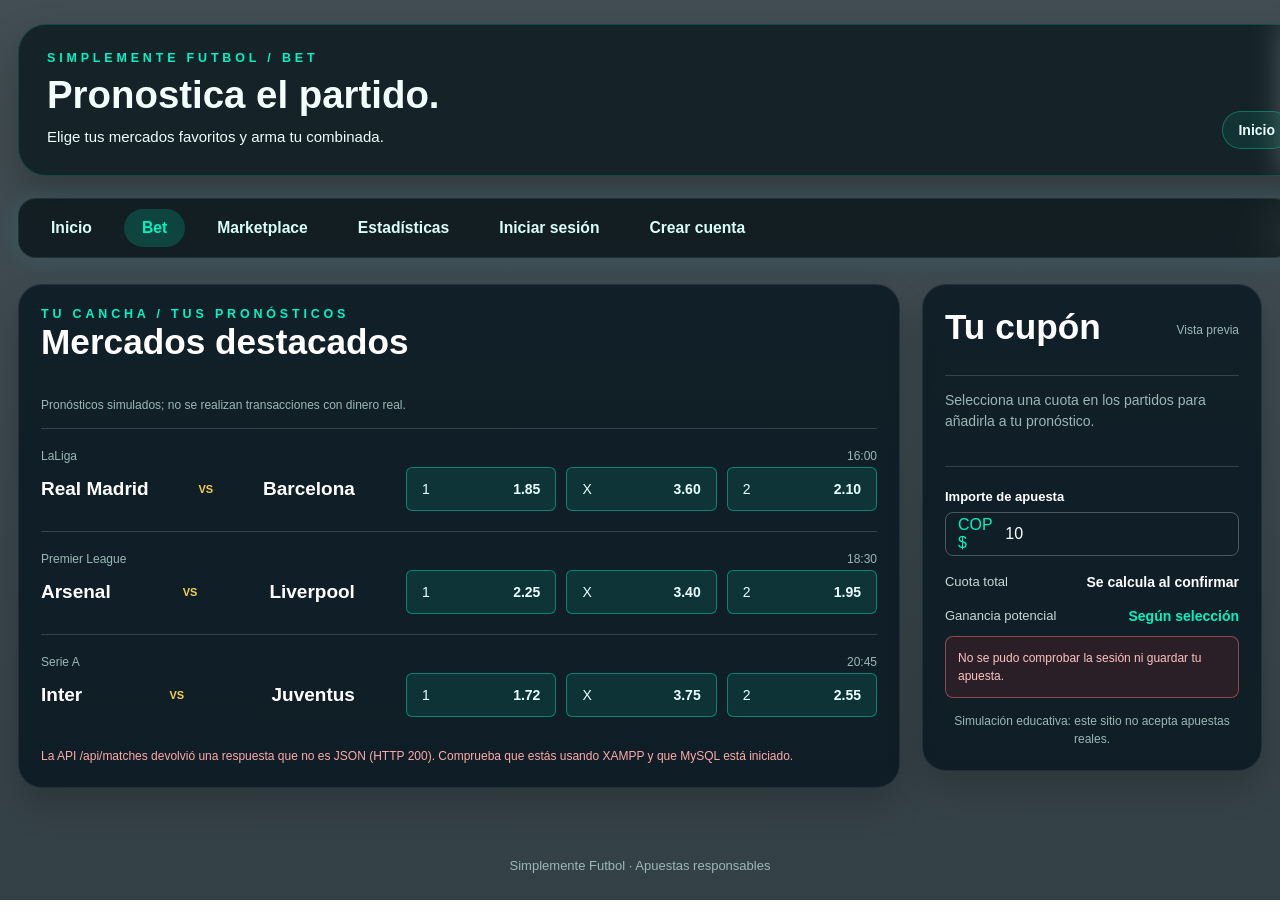
<file: html/Bet.html>
<!DOCTYPE html>
<html lang="es">

<head>
    <meta charset="UTF-8">
    <meta name="viewport" content="width=device-width, initial-scale=1.0">
    <title>Bet | Simplemente Futbol</title>
    <link rel="stylesheet" href="../css/styles.css">
    <link rel="stylesheet" href="../css/bet.css">
    <script src="../JS/api.js" defer></script>
    <script src="../JS/bet.js" defer></script>
</head>

<body class="bet-page">
    <div class="bet-shell">
        <header class="bet-header">
            <div>
                <p class="eyebrow">SIMPLEMENTE FUTBOL / BET</p>
                <h1>Pronostica el partido.</h1>
                <p class="bet-intro">Elige tus mercados favoritos y arma tu combinada.</p>
            </div>
            <a class="back-link" href="./index.html">Inicio</a>
        </header>

        <nav class="bet-nav" aria-label="Navegación principal">
            <a href="./index.html">Inicio</a>
            <a class="active" href="./Bet.html" aria-current="page">Bet</a>
            <a href="./Marketplace.html">Marketplace</a>
            <a href="./Estadistica.html">Estadísticas</a>
            <a href="./login.html">Iniciar sesión</a>
            <a href="./signup.html">Crear cuenta</a>
        </nav>

        <main class="bet-layout" id="partidos">
            <section class="matches-panel" aria-labelledby="matches-title">
                <div class="section-heading">
                    <div>
                        <p class="eyebrow">TU CANCHA / TUS PRONÓSTICOS</p>
                        <h2 id="matches-title">Mercados destacados</h2>
                    </div>
                    <button class="add-match-toggle" id="toggle-match-form" type="button" aria-expanded="false" aria-controls="add-match-form" hidden>+ Agregar partido</button>
                </div>
                <p class="demo-note">Pronósticos simulados; no se realizan transacciones con dinero real.</p>
                <form class="add-match-panel" id="add-match-form" hidden>
                    <div class="add-match-heading">
                        <div>
                            <p class="eyebrow">ARMA TU ENCUENTRO</p>
                            <h3>Agregar partido personalizado</h3>
                        </div>
                        <button class="close-match-form" id="close-match-form" type="button" aria-label="Cerrar formulario">×</button>
                    </div>
                    <div class="match-form-grid">
                        <label>Competición
                            <input name="competition" type="text" maxlength="40" placeholder="Ej. Liga local" required>
                        </label>
                        <label>Fecha y hora
                            <input name="kickoff" type="datetime-local" required>
                        </label>
                        <label>Equipo local
                            <input name="homeTeam" type="text" maxlength="40" placeholder="Equipo local" required>
                        </label>
                        <label>Equipo visitante
                            <input name="awayTeam" type="text" maxlength="40" placeholder="Equipo visitante" required>
                        </label>
                        <label>Cuota local
                            <input name="homeOdds" type="number" min="1.01" max="1000" step="0.01" placeholder="2.00" required>
                        </label>
                        <label>Cuota empate
                            <input name="drawOdds" type="number" min="1.01" max="1000" step="0.01" placeholder="3.00" required>
                        </label>
                        <label>Cuota visitante
                            <input name="awayOdds" type="number" min="1.01" max="1000" step="0.01" placeholder="2.50" required>
                        </label>
                    </div>
                    <div class="match-form-actions">
                        <p>Solo el administrador puede guardar partidos en la base de datos.</p>
                        <button class="add-match-submit" type="submit">Guardar partido</button>
                    </div>
                </form>
                <article class="match-card">
                    <div class="match-meta"><span>LaLiga</span><span>16:00</span></div>
                    <div class="teams"><strong>Real Madrid</strong><span>VS</span><strong>Barcelona</strong></div>
                    <div class="market-grid">
                        <input id="madrid" name="madrid-barca" type="radio"><label class="odd-button"
                            for="madrid"><span>1</span><strong>1.85</strong></label>
                        <input id="empate-madrid" name="madrid-barca" type="radio"><label class="odd-button"
                            for="empate-madrid"><span>X</span><strong>3.60</strong></label>
                        <input id="barca" name="madrid-barca" type="radio"><label class="odd-button"
                            for="barca"><span>2</span><strong>2.10</strong></label>
                    </div>
                </article>
                <article class="match-card">
                    <div class="match-meta"><span>Premier League</span><span>18:30</span></div>
                    <div class="teams"><strong>Arsenal</strong><span>VS</span><strong>Liverpool</strong></div>
                    <div class="market-grid">
                        <input id="arsenal" name="arsenal-liverpool" type="radio"><label class="odd-button"
                            for="arsenal"><span>1</span><strong>2.25</strong></label>
                        <input id="empate-arsenal" name="arsenal-liverpool" type="radio"><label class="odd-button"
                            for="empate-arsenal"><span>X</span><strong>3.40</strong></label>
                        <input id="liverpool" name="arsenal-liverpool" type="radio"><label class="odd-button"
                            for="liverpool"><span>2</span><strong>1.95</strong></label>
                    </div>
                </article>
                <article class="match-card">
                    <div class="match-meta"><span>Serie A</span><span>20:45</span></div>
                    <div class="teams"><strong>Inter</strong><span>VS</span><strong>Juventus</strong></div>
                    <div class="market-grid">
                        <input id="inter" name="inter-juventus" type="radio"><label class="odd-button"
                            for="inter"><span>1</span><strong>1.72</strong></label>
                        <input id="empate-inter" name="inter-juventus" type="radio"><label class="odd-button"
                            for="empate-inter"><span>X</span><strong>3.75</strong></label>
                        <input id="juventus" name="inter-juventus" type="radio"><label class="odd-button"
                            for="juventus"><span>2</span><strong>2.55</strong></label>
                    </div>
                </article>
                <div id="custom-matches" aria-live="polite"></div>
                <p class="match-feedback" id="match-feedback" role="status" aria-live="polite"></p>
            </section>

            <aside class="bet-slip" aria-labelledby="slip-title">
                <div class="slip-heading">
                    <h2 id="slip-title">Tu cupón</h2><span>Vista previa</span>
                </div>
                <div class="slip-selections">
                    <p class="empty-slip">Selecciona una cuota en los partidos para añadirla a tu pronóstico.</p>
                </div>
                <label class="stake-label" for="stake">Importe de apuesta</label>
                <div class="stake-input"><span>COP $</span><input id="stake" type="number" min="1" max="1000000000" step="1" value="10" required>
                </div>
                <div class="slip-total"><span>Cuota total</span><strong>Se calcula al confirmar</strong></div>
                <div class="slip-total potential"><span>Ganancia potencial</span><strong>Según selección</strong></div>
                <button class="place-bet" id="place-bet" type="button" hidden>Guardar apuesta simulada</button>
                <p class="bet-login-required" id="bet-login-required" hidden>
                    Inicia sesión para guardar tu apuesta simulada.
                    <a href="./login.html">Iniciar sesión</a>
                </p>
                <p class="bet-feedback" id="bet-feedback" role="status" aria-live="polite" aria-atomic="true"></p>
                <p class="bet-disclaimer">Simulación educativa: este sitio no acepta apuestas reales.</p>
            </aside>
        </main>

        <footer class="site-footer bet-footer">
            <p>Simplemente Futbol · Apuestas responsables</p>
        </footer>
    </div>
</body>

</html>
</file>
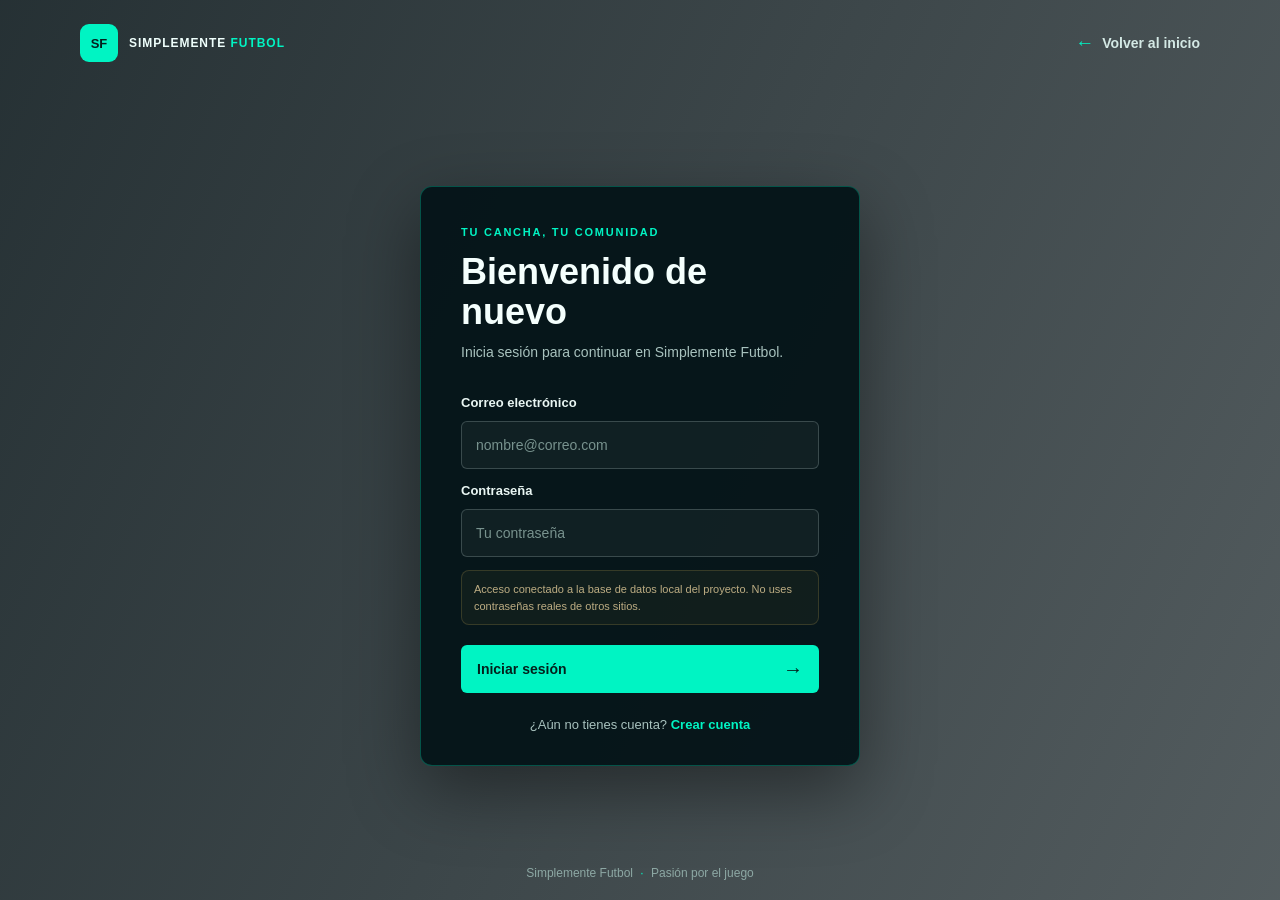
<file: html/login.html>
<!DOCTYPE html>
<html lang="es">

<head>
	<meta charset="UTF-8">
	<meta name="viewport" content="width=device-width, initial-scale=1.0">
	<meta name="theme-color" content="#06191d">
	<title>Iniciar sesión | Simplemente Futbol</title>
	<link rel="stylesheet" href="../css/styles.css">
	<link rel="stylesheet" href="../css/auth.css">
	<script src="../JS/api.js" defer></script>
	<script src="../JS/auth.js" defer></script>
</head>

<body class="auth-page">
	<header class="auth-topbar">
		<a class="auth-brand" href="./index.html" aria-label="Simplemente Futbol, inicio">
			<span class="brand-mark" aria-hidden="true">SF</span>
			<span>SIMPLEMENTE <strong>FUTBOL</strong></span>
		</a>
		<a class="auth-back" href="./index.html"><span aria-hidden="true">←</span> Volver al inicio</a>
	</header>

	<main class="auth-main">
		<section class="auth-panel" aria-labelledby="auth-title">
			<p class="auth-eyebrow">TU CANCHA, TU COMUNIDAD</p>
			<h1 id="auth-title">Bienvenido de nuevo</h1>
			<p class="auth-description">Inicia sesión para continuar en Simplemente Futbol.</p>

			<form class="auth-form" data-auth-form="login">
				<label for="login-email">Correo electrónico</label>
				<input id="login-email" name="email" type="email" autocomplete="email" maxlength="254"
					placeholder="nombre@correo.com" required>

				<label for="login-password">Contraseña</label>
				<input id="login-password" name="password" type="password" autocomplete="current-password"
					minlength="10" placeholder="Tu contraseña" required>

				<p class="auth-demo-note">Acceso conectado a la base de datos local del proyecto. No uses contraseñas reales de otros sitios.</p>
				<p class="auth-status" data-auth-status aria-live="polite"></p>
				<button class="auth-submit" type="submit">Iniciar sesión <span aria-hidden="true">→</span></button>
			</form>

			<p class="auth-switch">¿Aún no tienes cuenta? <a href="./signup.html">Crear cuenta</a></p>
		</section>
	</main>

	<div class="auth-success-overlay" data-success-overlay hidden role="status" aria-live="assertive" aria-atomic="true">
		<div class="auth-success-card">
			<div class="success-checkmark" aria-hidden="true">
				<svg viewBox="0 0 72 72" focusable="false">
					<circle class="success-check-circle" cx="36" cy="36" r="32"></circle>
					<path class="success-check-path" d="M20 37l10 10 22-23"></path>
				</svg>
			</div>
			<h2 data-success-title>¡Inicio de sesión correcto!</h2>
			<p data-success-message>Validación completada.</p>
		</div>
	</div>

	<footer class="auth-footer">Simplemente Futbol <span>·</span> Pasión por el juego</footer>
</body>

</html>
</file>
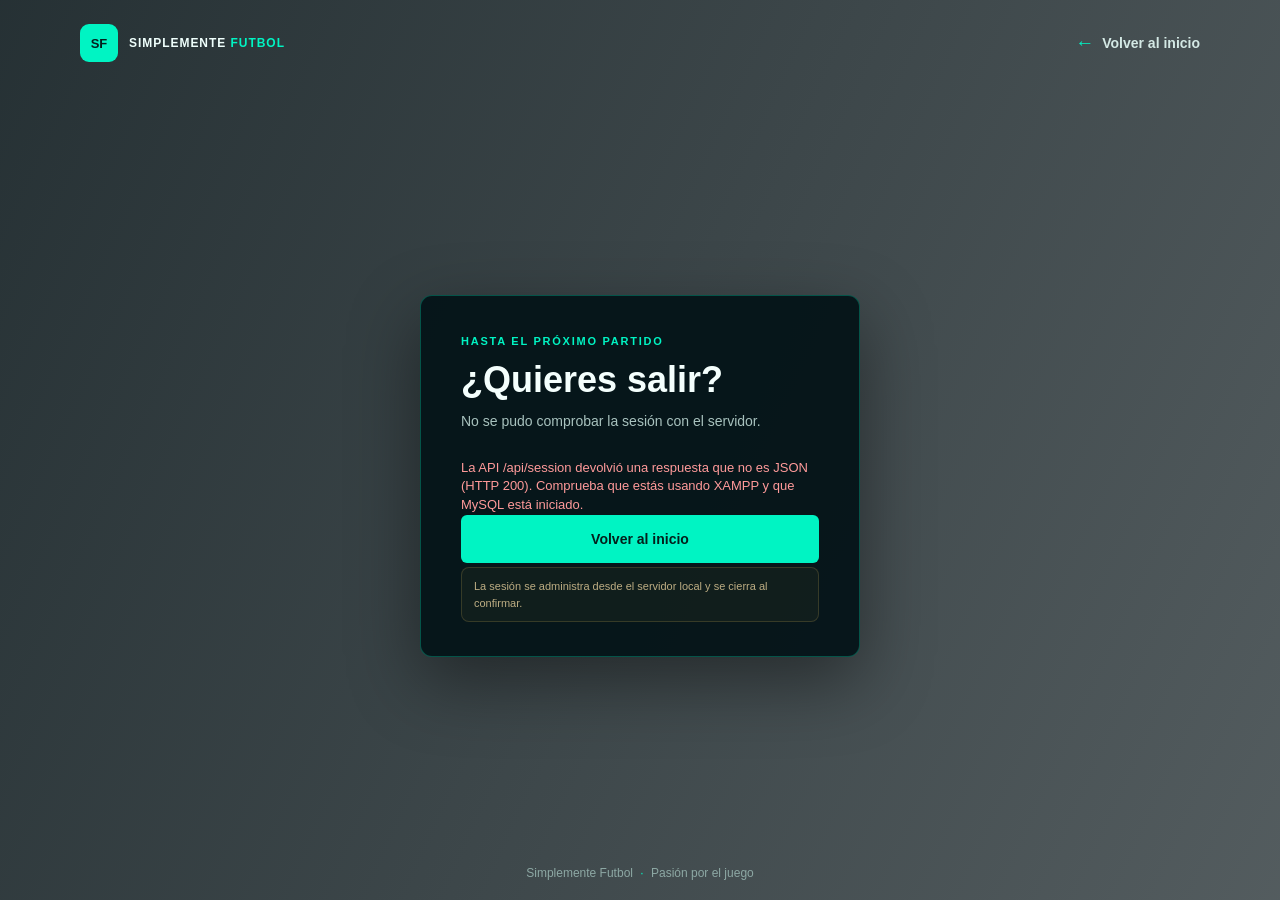
<file: html/logout.html>
<!DOCTYPE html>
<html lang="es">

<head>
    <meta charset="UTF-8">
    <meta name="viewport" content="width=device-width, initial-scale=1.0">
    <meta name="theme-color" content="#06191d">
    <title>Cerrar sesión | Simplemente Futbol</title>
    <link rel="stylesheet" href="../css/styles.css">
    <link rel="stylesheet" href="../css/auth.css">
    <script src="../JS/api.js" defer></script>
    <script src="../JS/auth.js" defer></script>
</head>

<body class="auth-page">
    <header class="auth-topbar">
        <a class="auth-brand" href="./index.html" aria-label="Simplemente Futbol, inicio">
            <span class="brand-mark" aria-hidden="true">SF</span>
            <span>SIMPLEMENTE <strong>FUTBOL</strong></span>
        </a>
        <a class="auth-back" href="./index.html"><span aria-hidden="true">←</span> Volver al inicio</a>
    </header>

    <main class="auth-main">
        <section class="auth-panel logout-panel" aria-labelledby="logout-title">
            <p class="auth-eyebrow">HASTA EL PRÓXIMO PARTIDO</p>
            <h1 id="logout-title">¿Quieres salir?</h1>
            <p class="auth-description" id="logout-description">Comprobando la sesión del servidor...</p>
            <p class="auth-status" id="logout-status" aria-live="polite"></p>
            <div class="logout-actions" id="logout-actions">
                <button class="auth-submit" id="confirm-logout" type="button">Cerrar sesión <span aria-hidden="true">→</span></button>
                <a class="logout-cancel" href="./index.html">Cancelar y volver al inicio</a>
            </div>
            <a class="logout-home-link" id="logout-home-link" href="./index.html" hidden>Volver al inicio</a>
            <p class="auth-demo-note">La sesión se administra desde el servidor local y se cierra al confirmar.</p>
        </section>
    </main>

    <footer class="auth-footer">Simplemente Futbol <span>·</span> Pasión por el juego</footer>
</body>

</html>
</file>
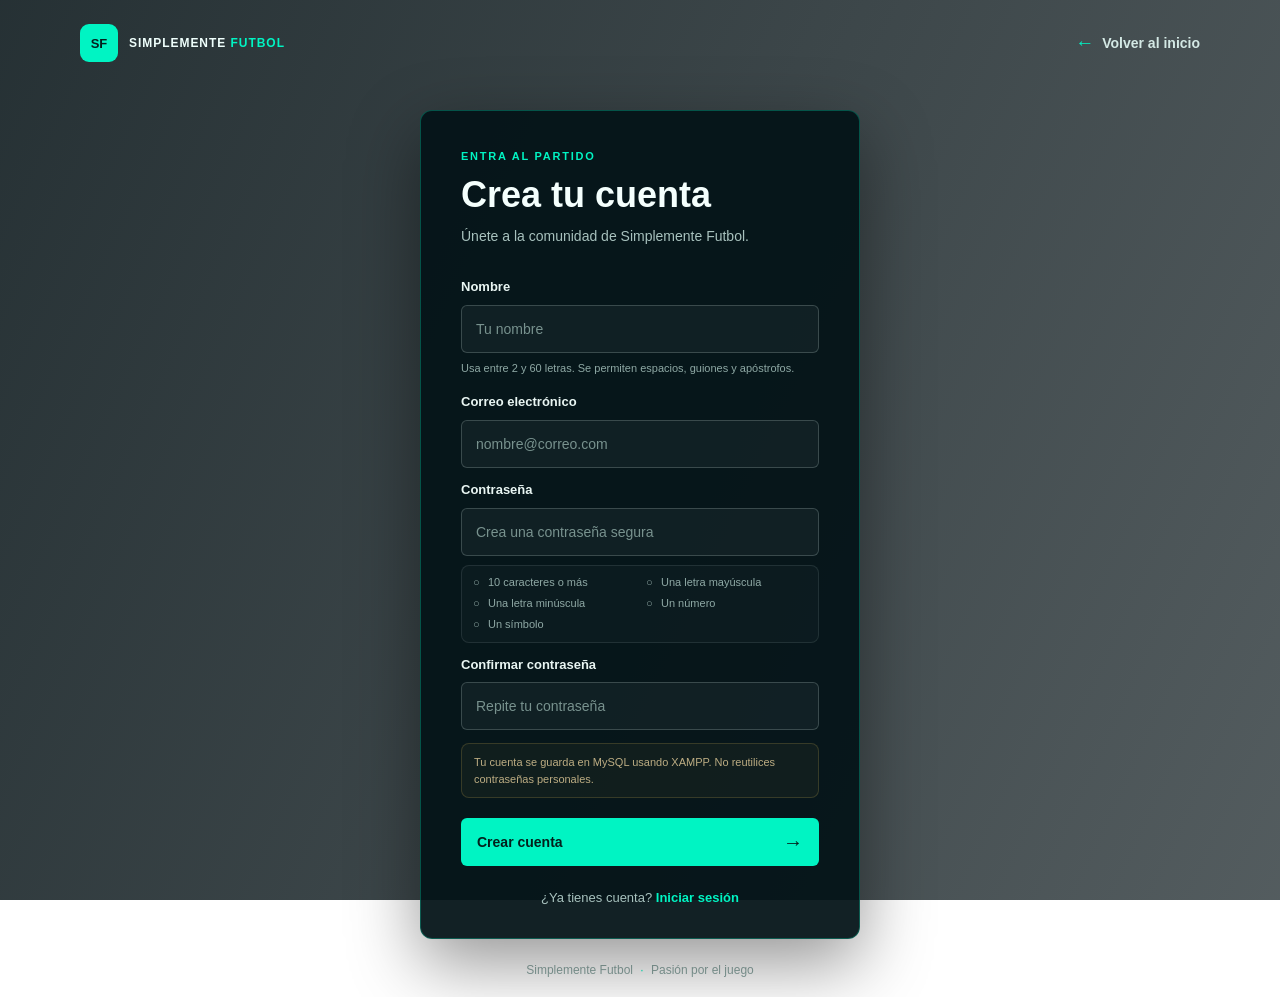
<file: html/signup.html>
<!DOCTYPE html>
<html lang="es">

<head>
	<meta charset="UTF-8">
	<meta name="viewport" content="width=device-width, initial-scale=1.0">
	<meta name="theme-color" content="#06191d">
	<title>Crear cuenta | Simplemente Futbol</title>
	<link rel="stylesheet" href="../css/styles.css">
	<link rel="stylesheet" href="../css/auth.css">
	<script src="../JS/api.js" defer></script>
	<script src="../JS/auth.js" defer></script>
</head>

<body class="auth-page">
	<header class="auth-topbar">
		<a class="auth-brand" href="./index.html" aria-label="Simplemente Futbol, inicio">
			<span class="brand-mark" aria-hidden="true">SF</span>
			<span>SIMPLEMENTE <strong>FUTBOL</strong></span>
		</a>
		<a class="auth-back" href="./index.html"><span aria-hidden="true">←</span> Volver al inicio</a>
	</header>

	<main class="auth-main">
		<section class="auth-panel" aria-labelledby="auth-title">
			<p class="auth-eyebrow">ENTRA AL PARTIDO</p>
			<h1 id="auth-title">Crea tu cuenta</h1>
			<p class="auth-description">Únete a la comunidad de Simplemente Futbol.</p>

			<form class="auth-form" data-auth-form="signup">
				<label for="signup-name">Nombre</label>
				<input id="signup-name" name="name" type="text" autocomplete="name" minlength="2" maxlength="60"
					placeholder="Tu nombre" aria-describedby="signup-name-help" required>
				<p class="auth-help" id="signup-name-help">Usa entre 2 y 60 letras. Se permiten espacios, guiones y apóstrofos.</p>

				<label for="signup-email">Correo electrónico</label>
				<input id="signup-email" name="email" type="email" autocomplete="email" maxlength="254" placeholder="nombre@correo.com"
					required>

				<label for="signup-password">Contraseña</label>
				<input id="signup-password" name="password" type="password" autocomplete="new-password" minlength="10" maxlength="256"
					placeholder="Crea una contraseña segura" aria-describedby="password-rules" required>
				<ul class="password-rules" id="password-rules" aria-label="Requisitos de la contraseña">
					<li data-rule="length">10 caracteres o más</li>
					<li data-rule="upper">Una letra mayúscula</li>
					<li data-rule="lower">Una letra minúscula</li>
					<li data-rule="number">Un número</li>
					<li data-rule="symbol">Un símbolo</li>
				</ul>

				<label for="signup-confirm">Confirmar contraseña</label>
				<input id="signup-confirm" name="confirm-password" type="password" autocomplete="new-password"
					minlength="10" placeholder="Repite tu contraseña" required>

				<p class="auth-demo-note">Tu cuenta se guarda en MySQL usando XAMPP. No reutilices contraseñas personales.</p>
				<p class="auth-status" data-auth-status aria-live="polite"></p>
				<button class="auth-submit" type="submit">Crear cuenta <span aria-hidden="true">→</span></button>
			</form>

			<p class="auth-switch">¿Ya tienes cuenta? <a href="./login.html">Iniciar sesión</a></p>
		</section>
	</main>

	<div class="auth-success-overlay" data-success-overlay hidden role="status" aria-live="assertive" aria-atomic="true">
		<div class="auth-success-card">
			<div class="success-checkmark" aria-hidden="true">
				<svg viewBox="0 0 72 72" focusable="false">
					<circle class="success-check-circle" cx="36" cy="36" r="32"></circle>
					<path class="success-check-path" d="M20 37l10 10 22-23"></path>
				</svg>
			</div>
			<h2 data-success-title>¡Registro correcto!</h2>
			<p data-success-message>Tu cuenta se creó correctamente.</p>
		</div>
	</div>

	<footer class="auth-footer">Simplemente Futbol <span>·</span> Pasión por el juego</footer>
</body>

</html>
</file>
<file: css/styles.css>
p {
  color: rgb(0, 0, 0);
  font-family: italic;
  font-size: 30px;
  align-items: center;
}

h1 {
  color: #00F4C3;
  font-size: 70px;
  text-align: center;
}

h2 {
  color: #00F4C3;
  font-size: 70px;
  text-align: center;
}

h3 {
  color: #00F4C3;
  font-size: 70px;
  text-align: center;
}

nav {
  background-color: #00f4c3;
  padding: 35px 40px;
  border-radius: 60px;
  backdrop-filter: blur(20px);
  display: flex;
  gap: 40px;
  box-shadow: 0 0 25px rgba(0, 255, 255, 0.1);
}

nav a {
  position: relative;
  color: #000000;
  text-decoration: none;
  font-size: 30px;
  font-weight: 300;
}

nav a:hover {
  color: #000000;
}

nav a::after {
  content: '';
  position: absolute;
  left: 0;
  bottom: 0;
  width: 100%;
  height: 5px;
  background: linear-gradient(90deg, #000000, #0000);
  transform: scaleX(0);
  transform-origin: right;
  transition: transform 0.3s ease;
}

nav a:hover::after {
  transform: scaleX(1);
  transform-origin: left;
}
   body {
            background-image: url("https://images.unsplash.com/photo-1486286701208-1d58e9338013?q=80&w=870&auto=format&fit=crop&ixlib=rb-4.1.0&ixid=M3wxMjA3fDB8MHxwaG90by1wYWdlfHx8fGVufDB8fHx8fA%3D%3D");
            background-size: cover;       
            background-repeat: no-repeat; 
            background-position: center;  
            background-attachment: fixed;   
            height: 100vh;   
            border-radius: 35px;    
            box-shadow: 0 0 25px rgba(255, 255, 255, 0.8);
        }
section {
  display: flex;
  width: 600px;
  height: 430px;
  gap: 5px;
}        
section img {
  width: 0px;
  flex-grow: 1;
  object-fit: cover;
  opacity: .8;
  transition: .5s ease;
  object-position: center;
}
section img:hover {
  cursor: crosshair;
  width: 300px;
  opacity: 1;
  filter: contrast(120%);
}

.home-page {
  height: auto;
  min-height: 100vh;
  margin: 0;
  padding: 1px 0 24px;
  border-radius: 0;
  box-shadow: none;
  background-image: linear-gradient(rgba(7, 22, 30, 0.76), rgba(7, 22, 30, 0.82)),
    url("https://images.unsplash.com/photo-1522778119026-d647f0596c20?auto=format&fit=crop&w=1800&q=85");
  background-size: cover;
  background-repeat: no-repeat;
  background-position: center;
  background-attachment: fixed;
  color: #edfdfc;
  font-family: Arial, sans-serif;
}

.home-page > center:first-of-type {
  display: block;
  box-sizing: border-box;
  width: min(1320px, calc(100% - 36px));
  margin: 24px auto 0;
  padding: 26px 28px;
  border: 1px solid rgba(0, 244, 195, 0.18);
  border-radius: 28px;
  background: rgba(5, 20, 26, 0.72);
  box-shadow: 0 18px 40px rgba(0, 0, 0, 0.22);
  backdrop-filter: blur(14px);
  text-align: left;
}

.home-page h1 {
  margin: 0;
  color: #f3fffd;
  font-size: 3rem;
  line-height: 1.1;
  text-align: left;
}

.home-page nav {
  box-sizing: border-box;
  width: min(1320px, calc(100% - 36px));
  margin: 22px auto 26px;
  padding: 10px 14px;
  display: flex;
  flex-wrap: wrap;
  gap: 8px;
  border: 1px solid rgba(255, 255, 255, 0.08);
  border-radius: 18px;
  background: rgba(4, 17, 21, 0.75);
  box-shadow: none;
  backdrop-filter: blur(14px);
}

.home-page nav a {
  padding: 10px 18px;
  border-radius: 999px;
  color: #d9fdf7;
  font-size: 0.98rem;
  font-weight: 600;
  text-decoration: none;
  transition: background 0.2s ease, color 0.2s ease;
}

.home-page nav a::after {
  content: none;
}

.home-page nav a:hover {
  background: rgba(0, 244, 195, 0.18);
  color: #00f4c3;
}

.home-page > p {
  box-sizing: border-box;
  width: min(1320px, calc(100% - 36px));
  margin: 0 auto 22px;
  padding: 22px 24px;
  border: 1px solid rgba(255, 255, 255, 0.08);
  border-radius: 18px;
  background: rgba(7, 22, 30, 0.8);
  color: #edfdfc;
  font: 16px/1.7 Arial, sans-serif;
}

.home-page > center:last-of-type {
  display: block;
}

.home-page section {
  box-sizing: border-box;
  width: min(1320px, calc(100% - 36px));
  height: 380px;
  margin: 0 auto;
  gap: 8px;
  overflow: hidden;
  border: 1px solid rgba(255, 255, 255, 0.08);
  border-radius: 18px;
  box-shadow: 0 18px 35px rgba(0, 0, 0, 0.22);
}

.home-page section img {
  flex: 1 1 0;
  min-width: 0;
  width: auto;
  opacity: 0.82;
  transition: flex 0.4s ease, opacity 0.3s ease;
}

.home-page section img:hover {
  flex: 2.4 1 0;
  width: auto;
  opacity: 1;
}

.home-page .bet-footer {
  width: min(1320px, calc(100% - 36px));
  margin: 22px auto 0;
  padding: 12px 0;
}

.home-page .bet-footer p {
  color: #9bb8b6;
  font: 13px Arial, sans-serif;
}

@media (max-width: 640px) {
  .home-page > center:first-of-type {
    padding: 22px;
  }

  .home-page h1 {
    font-size: 2rem;
  }

  .home-page nav {
    gap: 4px;
  }

  .home-page nav a {
    padding: 9px 12px;
    font-size: 0.9rem;
  }

  .home-page > p {
    padding: 18px;
  }

  .home-page section {
    height: auto;
    display: grid;
    grid-template-columns: repeat(2, minmax(0, 1fr));
  }

  .home-page section img,
  .home-page section img:hover {
    width: 100%;
    height: auto;
    aspect-ratio: 4 / 3;
    flex: initial;
    opacity: 1;
  }
}

.bet-footer {
    margin-top: 10px;
    text-align: center;
}

.bet-footer p {
    margin: 0;
    color: #9bb8b6;
    font: 13px Arial, sans-serif;
}

.media-page {
  background-image: linear-gradient(rgba(7, 22, 30, 0.7), rgba(7, 22, 30, 0.8)),
    url("https://images.unsplash.com/photo-1522778119026-d647f0596c20?auto=format&fit=crop&w=1600&q=80");
  background-size: cover;
  background-repeat: no-repeat;
  background-position: center;
  background-attachment: fixed;
  color: #edfdfc;
  min-height: 100vh;
}

.media-shell {
  max-width: 1320px;
  margin: 0 auto;
  padding: 28px 18px 40px;
}

.media-header {
  display: flex;
  align-items: flex-end;
  justify-content: space-between;
  gap: 20px;
  background: rgba(5, 20, 26, 0.72);
  border: 1px solid rgba(0, 244, 195, 0.18);
  border-radius: 28px;
  padding: 26px 28px;
  box-shadow: 0 18px 40px rgba(0, 0, 0, 0.22);
  backdrop-filter: blur(14px);
}

.media-header h1 {
  margin: 6px 0 0;
  font-size: clamp(2.2rem, 3vw, 3rem);
  text-align: left;
}

.eyebrow {
  margin: 0;
  font-size: 0.78rem;
  letter-spacing: 0.24rem;
  text-transform: uppercase;
  color: #00f4c3;
}

.back-link {
  display: inline-flex;
  align-items: center;
  justify-content: center;
  padding: 12px 20px;
  border-radius: 999px;
  background: #00f4c3;
  color: #041d23;
  text-decoration: none;
  font-weight: 700;
  transition: transform 0.2s ease, box-shadow 0.2s ease;
}

.back-link:hover {
  transform: translateY(-1px);
  box-shadow: 0 10px 20px rgba(0, 244, 195, 0.28);
}

.media-nav {
  display: flex;
  gap: 14px;
  flex-wrap: wrap;
  margin: 22px 0 26px;
  background: rgba(4, 17, 21, 0.75);
  border: 1px solid rgba(255, 255, 255, 0.08);
  border-radius: 18px;
  padding: 10px 14px;
}

.media-nav a {
  color: #d9fdf7;
  text-decoration: none;
  padding: 10px 18px;
  border-radius: 999px;
  font-size: 0.98rem;
  font-weight: 600;
  transition: background 0.2s ease, color 0.2s ease;
}

.media-nav a.active,
.media-nav a:hover {
  background: rgba(0, 244, 195, 0.18);
  color: #00f4c3;
}

.media-layout {
  display: grid;
  grid-template-columns: 260px minmax(0, 1fr) 280px;
  gap: 22px;
  align-items: start;
}

.media-sidebar,
.media-feed {
  display: flex;
  flex-direction: column;
  gap: 22px;
}

.media-panel {
  background: rgba(7, 22, 30, 0.8);
  border: 1px solid rgba(255, 255, 255, 0.08);
  border-radius: 24px;
  box-shadow: 0 18px 35px rgba(0, 0, 0, 0.2);
  overflow: hidden;
}

.profile-card .profile-cover {
  height: 92px;
  background: linear-gradient(135deg, rgba(0, 244, 195, 0.7), rgba(20, 108, 136, 0.7));
}

.profile-main {
  padding: 0 18px 8px;
  margin-top: -28px;
}

.profile-main h2 {
  margin: 14px 0 4px;
  font-size: 1.4rem;
  text-align: left;
  color: #f7fffe;
}

.profile-main p {
  margin: 0;
  color: #9ab7b4;
  font-size: 0.9rem;
}

.avatar {
  display: inline-flex;
  align-items: center;
  justify-content: center;
  width: 42px;
  height: 42px;
  border-radius: 50%;
  background: linear-gradient(135deg, #00f4c3, #0f90a6);
  color: #062023;
  font-weight: 800;
  box-shadow: 0 6px 15px rgba(0, 244, 195, 0.25);
}

.avatar.large {
  width: 70px;
  height: 70px;
  font-size: 1.1rem;
}

.profile-stats {
  display: grid;
  grid-template-columns: repeat(3, 1fr);
  gap: 10px;
  padding: 14px 18px 18px;
  border-top: 1px solid rgba(255, 255, 255, 0.06);
}

.profile-stats div {
  display: flex;
  flex-direction: column;
  gap: 4px;
  text-align: center;
}

.profile-stats strong {
  font-size: 1.1rem;
  color: #00f4c3;
}

.profile-stats span {
  font-size: 0.72rem;
  color: #a7c7c4;
}

.shortcuts-panel,
.trending-panel,
.contacts-panel {
  padding: 18px 18px 14px;
}

.shortcuts-panel h3,
.trending-panel h3,
.contacts-panel h3 {
  margin: 0 0 14px;
  color: #f1fffe;
  font-size: 1.05rem;
  text-align: left;
}

.shortcuts-panel ul,
.trending-panel ul {
  list-style: none;
  margin: 0;
  padding: 0;
  display: flex;
  flex-direction: column;
  gap: 12px;
}

.shortcuts-panel li,
.trending-panel li {
  display: flex;
  justify-content: space-between;
  align-items: center;
  gap: 12px;
  padding: 10px 12px;
  border-radius: 12px;
  background: rgba(255, 255, 255, 0.03);
  color: #ebfffd;
}

.shortcuts-panel li {
  justify-content: flex-start;
}

.trending-panel li {
  flex-direction: column;
  align-items: flex-start;
}

.trending-panel small {
  color: #9ab7b4;
}

.composer {
  padding: 18px;
}

.composer-head {
  display: flex;
  align-items: center;
  gap: 12px;
  margin-bottom: 12px;
  color: #dffef9;
  font-weight: 600;
}

.composer textarea {
  width: 100%;
  background: rgba(255, 255, 255, 0.04);
  border: 1px solid rgba(255, 255, 255, 0.08);
  border-radius: 18px;
  padding: 14px 16px;
  resize: vertical;
  font: inherit;
  color: #f1fffe;
}

.composer textarea::placeholder {
  color: #9ab7b4;
}

.composer-actions {
  display: flex;
  justify-content: flex-end;
  gap: 10px;
  margin-top: 14px;
  flex-wrap: wrap;
}

.composer-actions button,
.post-actions button,
.mini-button {
  border: 0;
  border-radius: 999px;
  background: rgba(255, 255, 255, 0.06);
  color: #eefffb;
  padding: 9px 14px;
  font: inherit;
  cursor: pointer;
}

.composer-actions .primary {
  background: #00f4c3;
  color: #031c20;
  font-weight: 700;
}

.stories-row {
  display: grid;
  grid-template-columns: repeat(4, minmax(0, 1fr));
  gap: 14px;
}

.story-card {
  background: rgba(7, 22, 30, 0.72);
  border: 1px solid rgba(255, 255, 255, 0.07);
  border-radius: 18px;
  overflow: hidden;
  box-shadow: 0 10px 25px rgba(0, 0, 0, 0.18);
}

.story-image {
  height: 120px;
  background-size: cover;
  background-position: center;
}

.story-one { background-image: url("https://images.unsplash.com/photo-1521412644187-c49fa049e84d?auto=format&fit=crop&w=800&q=80"); }
.story-two { background-image: url("https://images.unsplash.com/photo-1547347298-4074fc3086f0?auto=format&fit=crop&w=800&q=80"); }
.story-three { background-image: url("https://images.unsplash.com/photo-1574629810360-7efbbe195018?auto=format&fit=crop&w=800&q=80"); }
.story-four { background-image: url("https://images.unsplash.com/photo-1553778263-73a83bab9b0c?auto=format&fit=crop&w=800&q=80"); }

.story-card span {
  display: block;
  text-align: center;
  padding: 10px 8px 12px;
  color: #eefffb;
  font-weight: 600;
}

.post-card {
  padding: 18px;
}

.post-header {
  display: flex;
  justify-content: space-between;
  align-items: center;
  gap: 12px;
  margin-bottom: 12px;
}

.post-author {
  display: flex;
  align-items: center;
  gap: 12px;
}

.post-author h3 {
  margin: 0;
  font-size: 1.02rem;
  color: #f1fffd;
  text-align: left;
}

.post-author span {
  color: #9ab7b4;
  font-size: 0.8rem;
}

.post-text {
  margin: 0 0 14px;
  color: #edfdfc;
  line-height: 1.6;
}

.post-image {
  display: block;
  width: 100%;
  height: 340px;
  object-fit: cover;
  border-radius: 18px;
  border: 1px solid rgba(255, 255, 255, 0.08);
}

.post-stats {
  display: flex;
  gap: 16px;
  flex-wrap: wrap;
  padding-top: 14px;
  color: #9ab7b4;
  font-size: 0.82rem;
}

.post-actions {
  display: flex;
  gap: 10px;
  flex-wrap: wrap;
  padding-top: 14px;
  margin-top: 10px;
  border-top: 1px solid rgba(255, 255, 255, 0.06);
}

.comments-box {
  margin-top: 14px;
  display: flex;
  flex-direction: column;
  gap: 10px;
}

.comment {
  background: rgba(255, 255, 255, 0.03);
  border-radius: 12px;
  padding: 10px 12px;
}

.comment-user {
  display: inline-block;
  margin-bottom: 4px;
  color: #00f4c3;
  font-weight: 700;
}

.comment p {
  margin: 0;
  color: #d8f9f5;
  line-height: 1.5;
}

.contact-item {
  display: flex;
  align-items: center;
  gap: 10px;
  padding: 8px 0;
  color: #effefb;
}

.status {
  width: 10px;
  height: 10px;
  border-radius: 50%;
  display: inline-block;
}

.status.online { background: #2de6a0; }
.status.away { background: #ffd166; }
.status.offline { background: #909ea1; }

@media (max-width: 1100px) {
  .media-layout {
    grid-template-columns: 240px 1fr;
  }

  .right-panel {
    grid-column: 1 / -1;
  }
}

@media (max-width: 820px) {
  .media-layout {
    grid-template-columns: 1fr;
  }

  .media-header {
    flex-direction: column;
    align-items: flex-start;
  }

  .stories-row {
    grid-template-columns: repeat(2, minmax(0, 1fr));
  }
}

@media (max-width: 520px) {
  .media-shell {
    padding: 18px 12px 28px;
  }

  .media-header,
  .media-panel,
  .media-nav {
    border-radius: 18px;
  }

  .composer-actions {
    justify-content: stretch;
  }

  .composer-actions button {
    flex: 1 1 140px;
  }

  .post-image {
    height: 220px;
  }

  .stories-row {
    grid-template-columns: 1fr;
  }
}
</file>
<file: css/bet.css>
/* Estilos de la página de apuestas */
.bet-page {
    min-height: 100vh;
    height: auto;
    margin: 0;
    border-radius: 0;
    box-shadow: none;
    background-image: linear-gradient(rgba(7, 22, 30, 0.76), rgba(7, 22, 30, 0.82)),
        url("https://images.unsplash.com/photo-1522778119026-d647f0596c20?auto=format&fit=crop&w=1800&q=85");
    background-size: cover;
    background-repeat: no-repeat;
    background-position: center;
    background-attachment: fixed;
    color: #edfdfc;
    font-family: Arial, sans-serif;
}

.bet-shell {
    max-width: 1320px;
    margin: 0 auto;
    padding: 24px 18px 42px;
}

.bet-header,
.bet-layout,
.bet-nav {
    width: 100%;
}

.bet-header {
    display: flex;
    align-items: end;
    justify-content: space-between;
    gap: 16px;
    border: 1px solid rgba(0, 244, 195, 0.18);
    border-radius: 28px;
    padding: 26px 28px;
    background: rgba(5, 20, 26, 0.72);
    box-shadow: 0 18px 40px rgba(0, 0, 0, 0.22);
    backdrop-filter: blur(14px);
}

.bet-header h1 {
    margin: 8px 0 0;
    text-align: left;
    font-size: clamp(2.4rem, 3vw, 3.2rem);
    line-height: 1.1;
    color: #f3fffd;
}

.eyebrow {
    margin: 0;
    color: #00f4c3;
    font: 700 0.78rem/1.2 Arial, sans-serif;
    letter-spacing: 0.24rem;
    text-transform: uppercase;
}

.bet-intro {
    margin: 10px 0 0;
    color: #edfdfc;
    font: 15px/1.5 Arial, sans-serif;
}

.back-link {
    color: #ebfffb;
    border: 1px solid rgba(0, 244, 195, 0.32);
    border-radius: 999px;
    padding: 10px 15px;
    background: rgba(0, 244, 195, 0.08);
    text-decoration: none;
    font: 700 14px Arial, sans-serif;
    white-space: nowrap;
}

.back-link:hover {
    color: #00f4c3;
    background: rgba(0, 244, 195, 0.18);
}

.bet-nav {
    display: flex;
    flex-wrap: wrap;
    gap: 14px;
    margin: 22px 0 26px;
    padding: 10px 14px;
    border: 1px solid rgba(255, 255, 255, 0.08);
    border-radius: 18px;
    background: rgba(4, 17, 21, 0.75);
}

.bet-nav a {
    padding: 10px 18px;
    border-radius: 999px;
    color: #d9fdf7;
    font: 600 0.98rem Arial, sans-serif;
    text-decoration: none;
    transition: background 0.2s ease, color 0.2s ease;
}

.bet-nav a:hover,
.bet-nav a.active {
    background: rgba(0, 244, 195, 0.18);
    color: #00f4c3;
}

.bet-layout {
    display: grid;
    grid-template-columns: minmax(0, 1.7fr) 340px;
    gap: 22px;
    align-items: start;
    padding-bottom: 70px;
}

.matches-panel,
.bet-slip {
    border: 1px solid rgba(255, 255, 255, 0.08);
    background: rgba(7, 22, 30, 0.8);
    border-radius: 24px;
    padding: 22px;
    box-shadow: 0 18px 35px rgba(0, 0, 0, 0.18);
}
.matches-panel {
    display: block;
    width: auto;
    height: auto;
}

.section-heading,
.slip-heading {
    display: flex;
    align-items: center;
    justify-content: space-between;
    gap: 16px;
}

.section-heading h2,
.slip-heading h2 {
    margin: 0 0 22px;
    color: #fff;
    font: 700 clamp(1.5rem, 3vw, 2.2rem) Arial, sans-serif;
    text-align: left;
}

.section-heading {
    margin-bottom: 12px;
}

.add-match-toggle,
.add-match-submit {
    border: 1px solid rgba(0, 244, 195, .38);
    border-radius: 999px;
    background: #00f4c3;
    color: #041d23;
    padding: 11px 16px;
    cursor: pointer;
    font: 700 13px Arial, sans-serif;
}

.add-match-toggle:hover,
.add-match-submit:hover {
    background: #8dffe6;
}

.demo-note,
.bet-disclaimer,
.match-form-actions p,
.match-feedback,
.bet-feedback,
.bet-login-required {
    color: #9bb8b6;
    font: 12px/1.5 Arial, sans-serif;
}

.add-match-toggle[hidden],
.place-bet[hidden],
.bet-login-required[hidden] {
    display: none;
}

.demo-note {
    margin: 0 0 14px;
}

.add-match-panel {
    margin: 0 0 18px;
    padding: 18px;
    border: 1px solid rgba(0, 244, 195, .22);
    border-radius: 16px;
    background: rgba(0, 244, 195, .045);
}

.add-match-panel[hidden] {
    display: none;
}

.add-match-heading,
.match-form-actions {
    display: flex;
    align-items: center;
    justify-content: space-between;
    gap: 12px;
}

.add-match-heading h3 {
    margin: 6px 0 16px;
    color: #f3fffd;
    font: 700 1.15rem Arial, sans-serif;
    text-align: left;
}

.close-match-form {
    align-self: flex-start;
    border: 0;
    background: transparent;
    color: #9bb8b6;
    cursor: pointer;
    font-size: 24px;
}

.match-form-grid {
    display: grid;
    grid-template-columns: repeat(2, minmax(0, 1fr));
    gap: 12px;
}

.match-form-grid label {
    display: grid;
    gap: 7px;
    color: #c6d8d6;
    font: 700 12px Arial, sans-serif;
}

.match-form-grid input {
    box-sizing: border-box;
    width: 100%;
    min-width: 0;
    min-height: 42px;
    border: 1px solid rgba(255, 255, 255, .13);
    border-radius: 8px;
    outline: 0;
    background: rgba(3, 15, 20, .8);
    color: #edfdfc;
    padding: 0 10px;
    font: 13px Arial, sans-serif;
}

.match-form-grid input:focus {
    border-color: #00f4c3;
}

.match-form-actions {
    margin-top: 16px;
}

.match-form-actions p {
    margin: 0;
}

.custom-match-card {
    position: relative;
}

.delete-custom-match {
    grid-column: 1 / -1;
    justify-self: start;
    border: 0;
    background: transparent;
    color: #9bb8b6;
    padding: 0;
    cursor: pointer;
    font: 12px Arial, sans-serif;
}

.delete-custom-match:hover {
    color: #ff9a9a;
}

.match-feedback {
    min-height: 1.5em;
    margin: 10px 0 0;
    color: #00f4c3;
}

.match-feedback[data-state="error"] {
    color: #ffaaaa;
}

.bet-login-required {
    margin: 14px 0 0;
    padding: 12px;
    border: 1px solid rgba(0, 244, 195, .25);
    border-radius: 8px;
    background: rgba(0, 244, 195, .07);
}

.bet-login-required a {
    color: #00f4c3;
    font-weight: 700;
}

.bet-feedback {
    min-height: 1.5em;
    margin: 12px 0 0;
    border-radius: 8px;
}

.bet-feedback:not(:empty) {
    padding: 12px;
    border: 1px solid rgba(0, 244, 195, .28);
    background: rgba(0, 244, 195, .08);
    color: #c8fff4;
}

.bet-feedback[data-state="error"] {
    border-color: rgba(255, 125, 125, .45);
    background: rgba(150, 35, 35, .2);
    color: #ffc2c2;
}

.bet-feedback[data-state="pending"] {
    border-color: rgba(244, 212, 77, .4);
    background: rgba(244, 212, 77, .08);
    color: #fff0a6;
}

.bet-disclaimer {
    margin: 14px 0 0;
    text-align: center;
}

.live-dot {
    color: #00f4c3;
    font: 700 11px Arial, sans-serif;
    letter-spacing: .08em;
}

.match-card {
    display: grid;
    grid-template-columns: minmax(220px, .8fr) minmax(300px, 1.2fr);
    column-gap: clamp(20px, 4vw, 52px);
    align-items: center;
    border-top: 1px solid rgba(255, 255, 255, .16);
    padding: 20px 0;
}

.match-meta,
.slip-total {
    display: flex;
    justify-content: space-between;
    color: #9bb8b6;
    font: 12px Arial, sans-serif;
}

.match-meta {
    grid-column: 1 / -1;
    margin-bottom: 4px;
}

.teams {
    display: flex;
    align-items: center;
    justify-content: space-between;
    gap: 14px;
    margin: 0;
    color: #fff;
    font: 700 19px Arial, sans-serif;
}

.teams strong:first-child {
    text-align: left;
}

.teams strong:last-child {
    text-align: right;
}

.teams span {
    flex: 0 0 auto;
    color: #f4d44d;
    font-size: 11px;
}

.market-grid {
    display: grid;
    grid-template-columns: repeat(3, minmax(82px, 1fr));
    gap: 10px;
}

.market-grid input {
    position: absolute;
    opacity: 0;
    pointer-events: none;
}

.odd-button {
    display: flex;
    align-items: center;
    justify-content: space-between;
    cursor: pointer;
    min-height: 44px;
    box-sizing: border-box;
    border: 1px solid rgba(0, 244, 195, .42);
    border-radius: 6px;
    background: rgba(0, 244, 195, .1);
    color: #eafffd;
    padding: 13px 15px;
    font: 14px Arial, sans-serif;
    transition: .2s ease;
}

.odd-button:hover,
.market-grid input:checked+.odd-button {
    color: #001713;
    background: #00f4c3;
    border-color: #00f4c3;
    transform: translateY(-2px);
}

.slip-heading h2 {
    margin-bottom: 6px;
}

.slip-heading span {
    color: #9bb8b6;
    font: 12px Arial, sans-serif;
}

.slip-selections {
    min-height: 90px;
    margin: 22px 0;
    border-top: 1px solid rgba(255, 255, 255, .16);
    border-bottom: 1px solid rgba(255, 255, 255, .16);
}

.empty-slip {
    color: #9bb8b6;
    font: 14px/1.5 Arial, sans-serif;
}

.slip-selection {
    display: flex;
    align-items: center;
    justify-content: space-between;
    gap: 12px;
    padding: 14px 0;
    border-bottom: 1px solid rgba(255, 255, 255, .12);
}

.slip-selection:last-child {
    border-bottom: 0;
}

.selection-info {
    display: grid;
    gap: 4px;
    color: #fff;
    font: 700 13px/1.3 Arial, sans-serif;
}

.selection-info small {
    color: #9bb8b6;
    font-size: 11px;
    font-weight: 400;
}

.selection-odd {
    flex: 0 0 auto;
    color: #00f4c3;
    font: 700 14px Arial, sans-serif;
}

.remove-selection {
    flex: 0 0 auto;
    border: 0;
    background: transparent;
    color: #9bb8b6;
    cursor: pointer;
    font: 700 16px Arial, sans-serif;
    line-height: 1;
}

.remove-selection:hover {
    color: #fff;
}

.stake-label {
    display: block;
    margin-bottom: 8px;
    color: #fff;
    font: 700 13px Arial, sans-serif;
}

.stake-input {
    display: flex;
    align-items: center;
    gap: 8px;
    border: 1px solid rgba(255, 255, 255, .25);
    border-radius: 8px;
    padding: 0 12px;
    color: #00f4c3;
}

.stake-input input {
    width: 100%;
    border: 0;
    outline: 0;
    background: transparent;
    color: #fff;
    padding: 12px 0;
    font: 16px Arial, sans-serif;
}

.slip-total {
    margin-top: 18px;
    color: #c6d8d6;
    font-size: 13px;
}

.slip-total strong {
    color: #fff;
    font-size: 14px;
    text-align: right;
}

.slip-total.potential strong {
    color: #00f4c3;
}

.place-bet {
    display: block;
    width: 100%;
    box-sizing: border-box;
    margin-top: 24px;
    border: 0;
    border-radius: 8px;
    cursor: pointer;
    padding: 15px;
    background: #00f4c3;
    color: #001713;
    text-align: center;
    font: 700 14px Arial, sans-serif;
}

.place-bet:disabled {
    cursor: wait;
    opacity: .7;
}

.bet-footer {
    margin-top: 0;
    text-align: center;
}

.bet-footer p {
    margin: 0;
    color: #9bb8b6;
    font: 13px Arial, sans-serif;
}

@media (max-width: 800px) {
    .bet-header {
        align-items: start;
        flex-direction: column;
    }

    .bet-layout {
        grid-template-columns: 1fr;
    }

    .match-card {
        grid-template-columns: 1fr;
        gap: 16px;
    }

    .market-grid {
        grid-column: 1;
    }
}

@media (max-width: 520px) {
    .bet-shell {
        padding: 18px 12px 32px;
    }

    .bet-header {
        padding: 22px;
    }

    .bet-layout {
        grid-template-columns: minmax(0, 1fr);
    }

    .bet-nav {
        overflow-x: auto;
        flex-wrap: nowrap;
        gap: 4px;
    }

    .bet-nav a {
        white-space: nowrap;
    }

    .teams {
        font-size: 15px;
    }

    .odd-button {
        padding: 12px 10px;
    }

    .match-form-grid {
        grid-template-columns: 1fr;
    }

    .match-form-actions {
        align-items: flex-start;
        flex-direction: column;
    }
}
</file>
<file: css/auth.css>
.auth-page {
    display: flex;
    min-height: 100vh;
    min-height: 100svh;
    height: auto;
    margin: 0;
    border-radius: 0;
    box-shadow: none;
    background-image: linear-gradient(115deg, rgba(2, 15, 19, .86), rgba(2, 15, 19, .68)),
        url("https://images.unsplash.com/photo-1522778119026-d647f0596c20?auto=format&fit=crop&w=1800&q=85");
    background-size: cover;
    background-repeat: no-repeat;
    background-position: center;
    background-attachment: fixed;
    color: #effffc;
    flex-direction: column;
    font-family: Arial, sans-serif;
}

.auth-topbar {
    display: flex;
    width: min(1120px, calc(100% - 48px));
    align-items: center;
    justify-content: space-between;
    gap: 20px;
    margin: 0 auto;
    padding: 24px 0;
}

.auth-brand {
    display: inline-flex;
    align-items: center;
    gap: 11px;
    color: #effffc;
    font-size: 12px;
    font-weight: 700;
    letter-spacing: .08em;
    text-decoration: none;
}

.auth-brand strong {
    color: #00f4c3;
}

.brand-mark {
    display: grid;
    width: 38px;
    aspect-ratio: 1;
    place-items: center;
    border-radius: 9px;
    background: #00f4c3;
    color: #04201e;
    font-size: 13px;
    letter-spacing: 0;
}

.auth-back {
    display: inline-flex;
    align-items: center;
    gap: 8px;
    color: #d4e9e5;
    font-size: 14px;
    font-weight: 600;
    text-decoration: none;
    transition: color .18s ease;
}

.auth-back:hover,
.auth-back:focus-visible {
    color: #00f4c3;
}

.auth-back span {
    color: #00f4c3;
    font-size: 19px;
}

.auth-main {
    display: grid;
    flex: 1;
    place-items: center;
    padding: 24px;
}

.auth-panel {
    display: block;
    width: min(100%, 440px);
    max-width: 100%;
    min-width: 0;
    height: auto;
    box-sizing: border-box;
    padding: 38px 40px 30px;
    border: 1px solid rgba(0, 244, 195, .28);
    border-radius: 12px;
    background: rgba(4, 20, 24, .94);
    box-shadow: 0 24px 70px rgba(0, 0, 0, .42);
    animation: auth-arrive .45s ease-out both;
}

.auth-eyebrow {
    margin: 0 0 12px;
    color: #00f4c3;
    font: 700 11px/1.3 Arial, sans-serif;
    letter-spacing: .16em;
}

.auth-panel h1 {
    margin: 0;
    color: #f4fffd;
    font: 700 36px/1.12 Arial, sans-serif;
    text-align: left;
}

.auth-description {
    margin: 10px 0 27px;
    color: #a8c2be;
    font: 14px/1.5 Arial, sans-serif;
}

.auth-form {
    display: grid;
    gap: 9px;
}

.auth-form label {
    margin-top: 5px;
    color: #e9f6f3;
    font: 700 13px/1.3 Arial, sans-serif;
}

.auth-form input {
    width: 100%;
    min-height: 48px;
    box-sizing: border-box;
    border: 1px solid rgba(219, 245, 240, .2);
    border-radius: 6px;
    outline: 0;
    background: rgba(255, 255, 255, .045);
    color: #f4fffd;
    padding: 0 14px;
    font: 14px Arial, sans-serif;
    transition: border-color .18s ease, box-shadow .18s ease, background .18s ease;
}

.auth-form input::placeholder {
    color: #78928e;
}

.auth-form input:focus {
    border-color: #00f4c3;
    background: rgba(0, 244, 195, .045);
    box-shadow: 0 0 0 3px rgba(0, 244, 195, .12);
}

.auth-help,
.auth-demo-note {
    margin: -2px 0 4px;
    color: #8fa9a5;
    font: 11px/1.5 Arial, sans-serif;
}

.auth-demo-note {
    margin: 4px 0;
    padding: 10px 12px;
    border: 1px solid rgba(255, 209, 102, .16);
    border-radius: 8px;
    background: rgba(255, 209, 102, .045);
    color: #bdad83;
}

.password-rules {
    display: grid;
    grid-template-columns: repeat(2, minmax(0, 1fr));
    gap: 5px 12px;
    margin: 0;
    padding: 9px 11px;
    list-style: none;
    border: 1px solid rgba(219, 245, 240, .1);
    border-radius: 8px;
    background: rgba(255, 255, 255, .025);
}

.password-rules li {
    position: relative;
    padding-left: 15px;
    color: #8fa9a5;
    font: 11px/1.45 Arial, sans-serif;
}

.password-rules li::before {
    position: absolute;
    left: 0;
    color: #8fa9a5;
    content: "○";
}

.password-rules li.met {
    color: #00f4c3;
}

.password-rules li.met::before {
    color: #00f4c3;
    content: "✓";
}

.auth-status {
    min-height: 0;
    margin: 2px 0 0;
    color: #00f4c3;
    font: 13px/1.45 Arial, sans-serif;
}

.auth-status[data-state="error"] {
    color: #ff9a9a;
}

.auth-status[data-state="success"] {
    color: #00f4c3;
}

.auth-status[data-state="pending"] {
    color: #f0d47a;
}

.auth-status:empty {
    display: none;
}

.auth-success-overlay {
    position: fixed;
    z-index: 20;
    inset: 0;
    display: grid;
    place-items: center;
    padding: 20px;
    background: rgba(1, 10, 12, .82);
    backdrop-filter: blur(8px);
    animation: success-overlay-in .25s ease-out both;
}

.auth-success-overlay[hidden] {
    display: none;
}

.auth-success-card {
    display: grid;
    width: min(100%, 360px);
    justify-items: center;
    box-sizing: border-box;
    padding: 34px 28px;
    border: 1px solid rgba(0, 244, 195, .3);
    border-radius: 22px;
    background: linear-gradient(155deg, rgba(8, 39, 38, .98), rgba(4, 20, 24, .99));
    box-shadow: 0 24px 80px rgba(0, 0, 0, .45), 0 0 42px rgba(0, 244, 195, .12);
    text-align: center;
    animation: success-card-in .45s cubic-bezier(.2, .8, .2, 1) both;
}

.success-checkmark {
    display: grid;
    width: 92px;
    aspect-ratio: 1;
    place-items: center;
    margin-bottom: 20px;
    border-radius: 50%;
    background: rgba(0, 244, 195, .1);
    box-shadow: 0 0 0 10px rgba(0, 244, 195, .045);
    animation: success-pop .5s .12s cubic-bezier(.2, .8, .2, 1) both;
}

.success-checkmark svg {
    display: block;
    width: 72px;
    height: 72px;
    overflow: visible;
}

.success-check-circle,
.success-check-path {
    fill: none;
    stroke: #22e58f;
    stroke-linecap: round;
    stroke-linejoin: round;
}

.success-check-circle {
    stroke-width: 3;
    stroke-dasharray: 202;
    stroke-dashoffset: 202;
    animation: success-circle-draw .7s .2s ease-out forwards;
}

.success-check-path {
    stroke-width: 4;
    stroke-dasharray: 52;
    stroke-dashoffset: 52;
    animation: success-check-draw .38s .72s ease-out forwards;
}

.auth-success-card h2 {
    margin: 0;
    color: #f4fffd;
    font: 700 23px/1.3 Arial, sans-serif;
}

.auth-success-card p {
    margin: 8px 0 0;
    color: #a8c2be;
    font: 14px/1.5 Arial, sans-serif;
}

@keyframes success-overlay-in {
    from { opacity: 0; }
    to { opacity: 1; }
}

@keyframes success-card-in {
    from { opacity: 0; transform: translateY(14px) scale(.96); }
    to { opacity: 1; transform: translateY(0) scale(1); }
}

@keyframes success-pop {
    from { opacity: 0; transform: scale(.65); }
    to { opacity: 1; transform: scale(1); }
}

@keyframes success-circle-draw {
    to { stroke-dashoffset: 0; }
}

@keyframes success-check-draw {
    to { stroke-dashoffset: 0; }
}

.auth-success-visible {
    overflow: hidden;
}

.auth-submit {
    display: flex;
    min-height: 48px;
    align-items: center;
    justify-content: space-between;
    margin-top: 7px;
    border: 0;
    border-radius: 6px;
    background: #00f4c3;
    color: #03201c;
    padding: 0 16px;
    font: 700 14px Arial, sans-serif;
    cursor: pointer;
    transition: background .18s ease, transform .18s ease;
}

.auth-submit:hover {
    transform: translateY(-1px);
    background: #65ffd9;
}

.auth-submit:disabled {
    cursor: wait;
    opacity: .65;
    transform: none;
}

.auth-submit span {
    font-size: 20px;
}

.logout-actions {
    display: grid;
    gap: 12px;
}

.logout-panel .auth-submit {
    box-sizing: border-box;
    text-decoration: none;
}

.logout-panel button.auth-submit {
    width: 100%;
}

.logout-actions[hidden],
.logout-home-link[hidden] {
    display: none;
}

.logout-home-link {
    display: flex;
    min-height: 48px;
    align-items: center;
    justify-content: center;
    border-radius: 6px;
    background: #00f4c3;
    color: #03201c;
    font: 700 14px Arial, sans-serif;
    text-decoration: none;
}

.logout-cancel {
    justify-self: center;
    color: #a8c2be;
    font: 13px/1.5 Arial, sans-serif;
    text-decoration: none;
}

.logout-cancel:hover {
    color: #00f4c3;
}

.auth-switch {
    margin: 22px 0 0;
    color: #a8c2be;
    font: 13px/1.5 Arial, sans-serif;
    text-align: center;
}

.auth-switch a {
    color: #00f4c3;
    font-weight: 700;
    text-decoration: none;
}

.auth-switch a:hover {
    text-decoration: underline;
}

.auth-footer {
    padding: 0 20px 20px;
    color: #8da8a4;
    font: 12px Arial, sans-serif;
    text-align: center;
}

.auth-footer span {
    padding: 0 4px;
    color: #00f4c3;
}

@keyframes auth-arrive {
    from { opacity: 0; transform: translateY(10px); }
    to { opacity: 1; transform: translateY(0); }
}

@media (max-width: 520px) {
    .auth-topbar {
        width: calc(100% - 32px);
        padding: 18px 0;
    }

    .auth-brand {
        font-size: 10px;
    }

    .auth-back {
        font-size: 12px;
    }

    .auth-main {
        padding: 18px 16px;
    }

    .auth-panel {
        padding: 30px 23px 25px;
    }

    .auth-panel h1 {
        font-size: 31px;
    }
}

@media (prefers-reduced-motion: reduce) {
    .auth-panel {
        animation: none;
    }

    .auth-back,
    .auth-form input,
    .auth-submit {
        transition: none;
    }

    .auth-success-overlay,
    .auth-success-card,
    .success-checkmark,
    .success-check-circle,
    .success-check-path {
        animation-duration: 0.01ms;
        animation-delay: 0ms;
    }

    .success-check-circle,
    .success-check-path {
        stroke-dashoffset: 0;
    }
}
</file>
